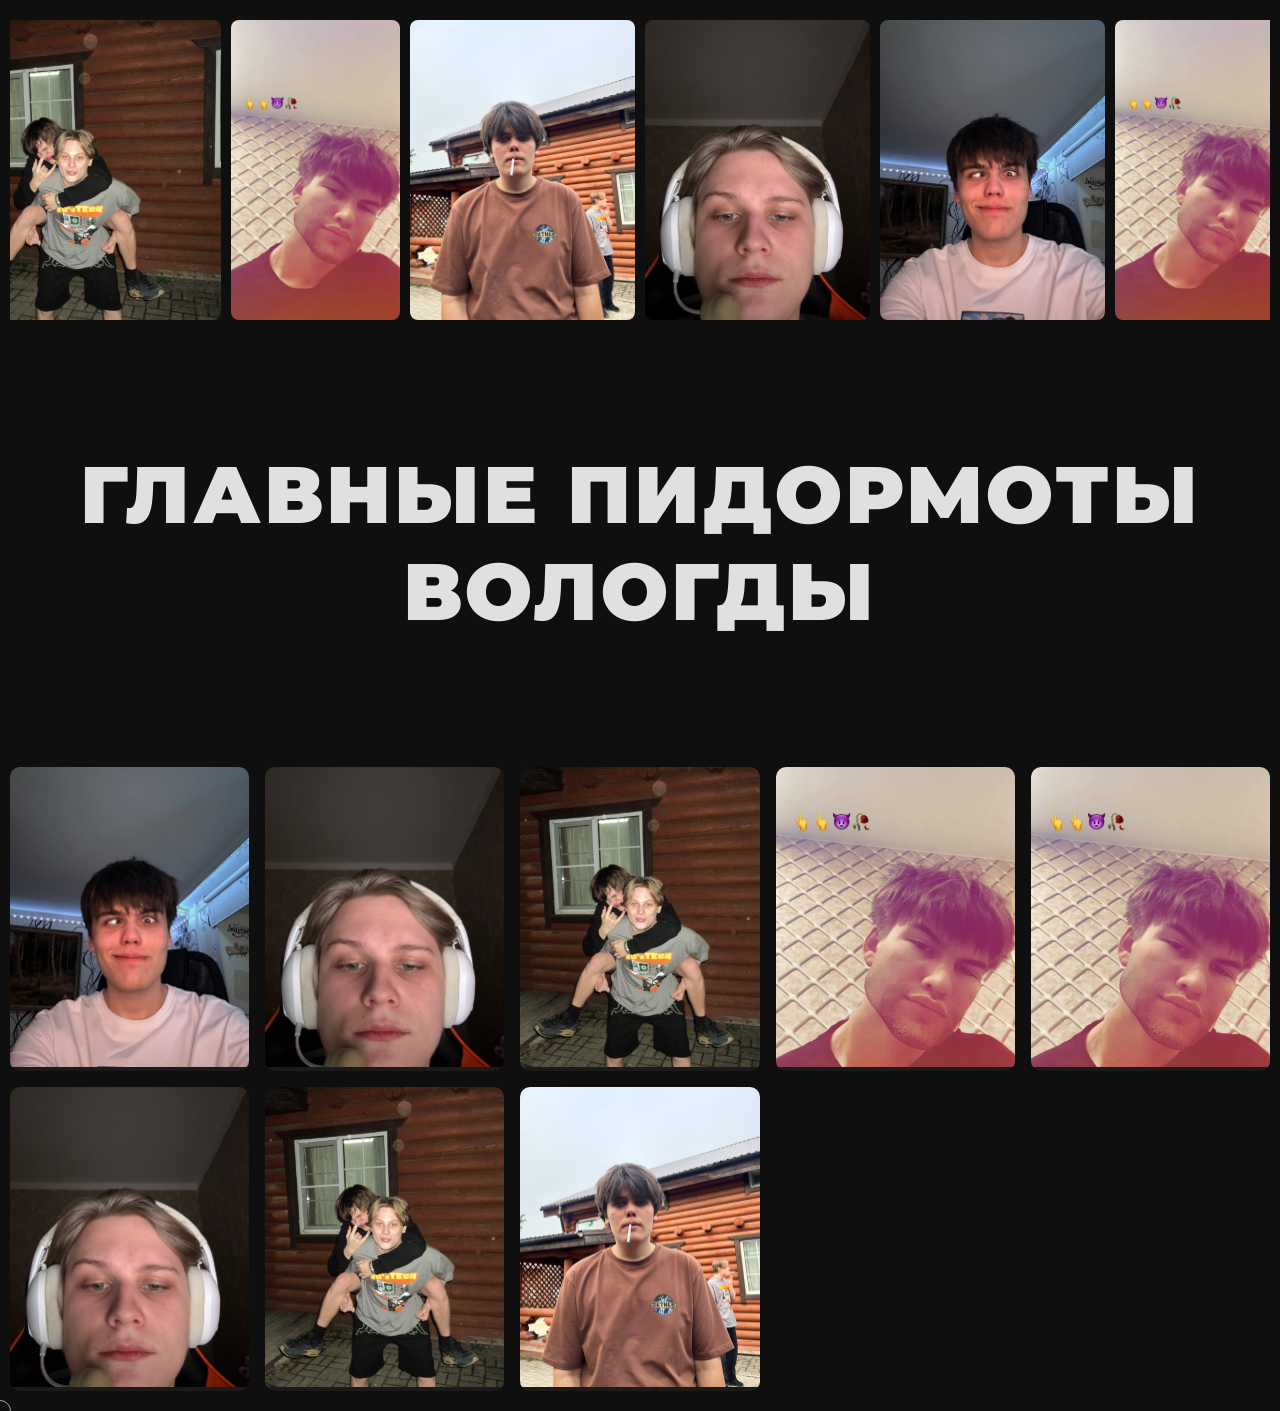
<file: index.html>
<!DOCTYPE html>
<html lang="ru">
<head>
  <meta charset="UTF-8">
  <meta name="viewport" content="width=device-width, initial-scale=1.0">
  <title>затоновскиепидармоты</title>
  <link rel="stylesheet" href="style.css">
  <link href="https://fonts.googleapis.com/css2?family=Montserrat:wght@400;700;900&display=swap" rel="stylesheet">
</head>
<body>

  <!-- Галерея -->
  <section class="gallery">
    <div class="gallery-container" id="gallery">
      <img src="3ba66eb5-116e-4ebb-95f7-132cc1cf7289.jpg">
      <img src="9eb12e71-97e9-4324-9d91-c1d13cbfeab0.jpg">
      <img src="99.jpg">
      <img src="bd9a0393-5e8d-4857-8714-2250595b0794.jpg">
      <img src="75154431-d641-498a-a54e-f5cd75e9a5d6.jpg">
      <img src="9eb12e71-97e9-4324-9d91-c1d13cbfeab0.jpg">
      <img src="3ba66eb5-116e-4ebb-95f7-132cc1cf7289.jpg">
      <img src="bd9a0393-5e8d-4857-8714-2250595b0794.jpg">
      <img src="75154431-d641-498a-a54e-f5cd75e9a5d6.jpg">
      <img src="99.jpg">
    </div>
  </section>

  <!-- Заголовок -->
  <section class="hero-title">
    <h1>ГЛАВНЫЕ ПИДОРМОТЫ ВОЛОГДЫ</h1>
  </section>

  <!-- Товары -->
  <section class="products-section">
    <div class="products-container">
      <div class="product-card"><img src="3ba66eb5-116e-4ebb-95f7-132cc1cf7289.jpg"></div>
      <div class="product-card"><img src="9eb12e71-97e9-4324-9d91-c1d13cbfeab0.jpg"></div>
      <div class="product-card"><img src="99.jpg"></div>
      <div class="product-card"><img src="bd9a0393-5e8d-4857-8714-2250595b0794.jpg"></div>
      <div class="product-card"><img src="bd9a0393-5e8d-4857-8714-2250595b0794.jpg"></div>
      <div class="product-card"><img src="9eb12e71-97e9-4324-9d91-c1d13cbfeab0.jpg"></div>
      <div class="product-card"><img src="99.jpg"></div>
      <div class="product-card"><img src="75154431-d641-498a-a54e-f5cd75e9a5d6.jpg"></div>
    </div>
  </section>

  <script src="script.js"></script>
</body>
</html>
</file>
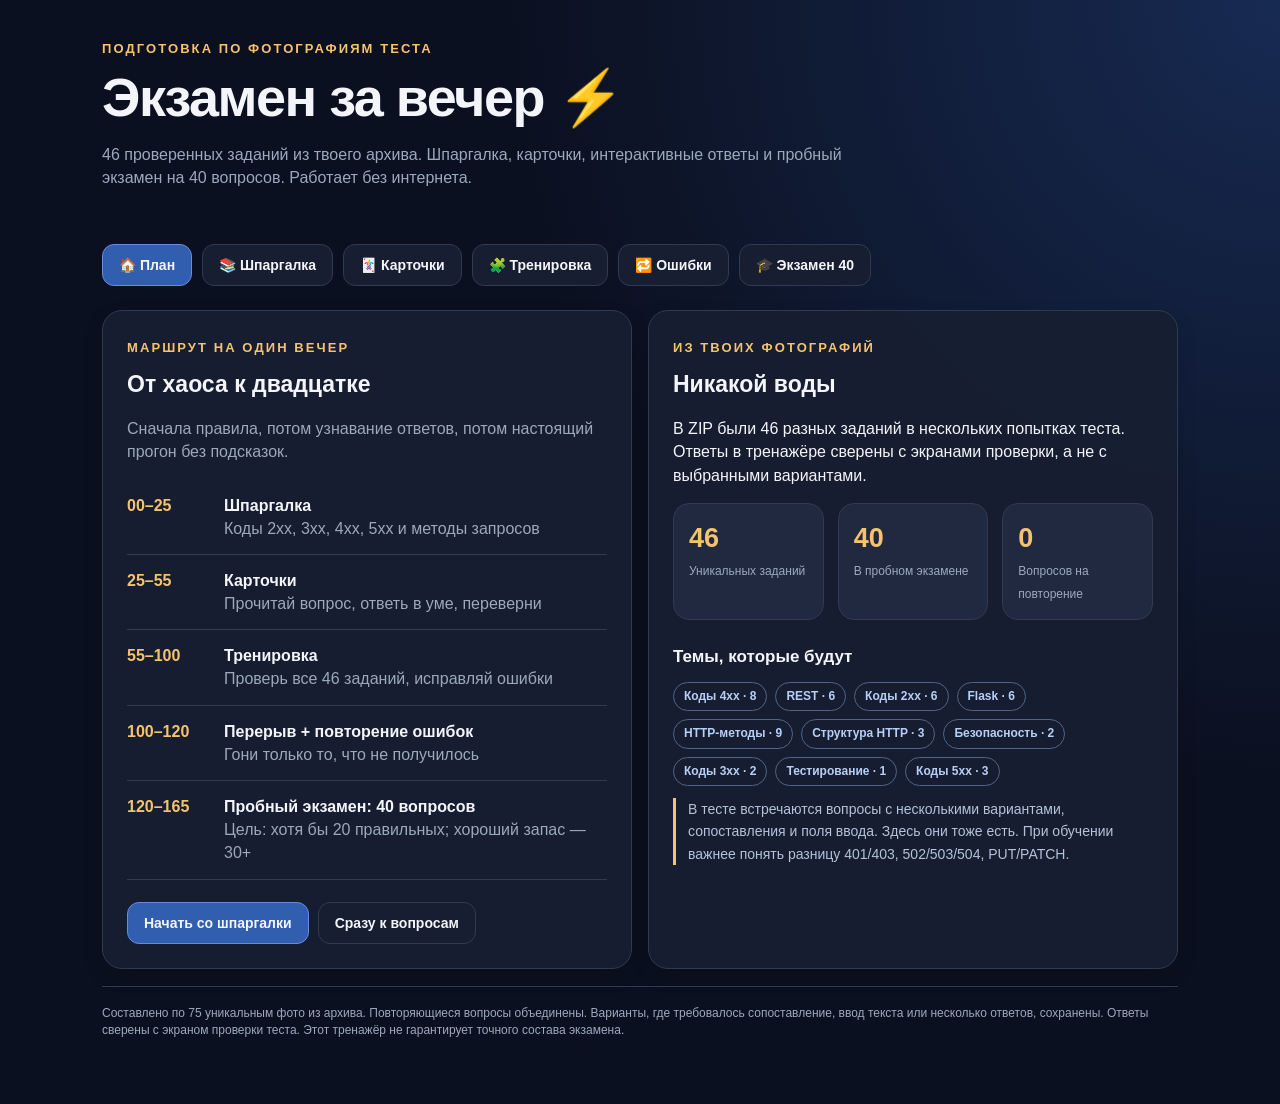
<file: exam-test-2026/index.html>
<!doctype html><html lang="ru"><head><meta charset="utf-8"><meta name="viewport" content="width=device-width, initial-scale=1"><meta name="theme-color" content="#0b1020"><title>Экзамен за вечер — HTTP, REST, Flask</title><style>
:root{color-scheme:dark;--bg:#0b1020;--card:#171e31;--card2:#202940;--txt:#f3f5fa;--muted:#9ca8bc;--line:#303a50;--blue:#7aa7ff;--gold:#f6c36d;--green:#64d7ad;--red:#ff8295}
*{box-sizing:border-box}body{margin:0;background:radial-gradient(circle at top right,#172a52,transparent 46%),var(--bg);color:var(--txt);font-family:Inter,-apple-system,BlinkMacSystemFont,'Segoe UI',Arial,sans-serif;line-height:1.45}
header{max-width:1120px;margin:auto;padding:40px 22px 18px}h1{font-size:clamp(30px,5vw,54px);line-height:1.1;letter-spacing:-1.5px;margin:9px 0 12px}h2{font-size:23px;margin:10px 0 12px}h3{margin:6px 0 12px;font-size:17px}.sub{max-width:780px;color:var(--muted);font-size:16px}.eyebrow{color:var(--gold);font-weight:800;font-size:13px;text-transform:uppercase;letter-spacing:.16em}.app{max-width:1120px;margin:0 auto;padding:0 22px 65px}.tabs{display:flex;gap:10px;flex-wrap:wrap;margin:20px 0 24px}.btn,.tab{border:1px solid var(--line);background:var(--card);color:var(--txt);font-weight:700;border-radius:12px;padding:12px 16px;cursor:pointer;font-size:14px}.btn:hover,.tab:hover{border-color:var(--blue)}.tab.active,.btn.primary{background:#315eae;border-color:#668ce2}.btn.good{background:#205845;border-color:#3da985}.btn:disabled{opacity:.42;cursor:not-allowed}.grid{display:grid;grid-template-columns:1fr 1fr;gap:16px}.panel{background:rgba(23,30,49,.94);border:1px solid var(--line);border-radius:20px;padding:24px;margin-bottom:17px;box-shadow:0 8px 20px #0002}.panel.soft{background:var(--card2)}.muted,.hint{color:var(--muted)}.tiny{font-size:12px}.num{font-feature-settings:'tnum'}.big{font-size:22px;font-weight:900}.stats{display:grid;grid-template-columns:repeat(3,1fr);gap:14px;margin-top:15px}.metric{background:var(--card2);border:1px solid var(--line);border-radius:16px;padding:15px}.metric strong{display:block;font-size:27px;color:var(--gold)}.metric span{font-size:12px;color:var(--muted)}.pill{display:inline-flex;align-items:center;padding:5px 10px;border:1px solid #4f6585;border-radius:50px;color:#b7cff5;font-size:12px;font-weight:700}.question{font-size:clamp(19px,2.4vw,25px);line-height:1.35;margin:14px 0 23px;font-weight:800}.answer{display:flex;gap:12px;align-items:flex-start;padding:12px 14px;border:1px solid var(--line);border-radius:13px;background:var(--card2);margin:9px 0;cursor:pointer}.answer:hover{border-color:#6b86b5}.answer:has(input:checked){background:#29486b;border-color:#81aaff}.answer input{accent-color:var(--blue);margin-top:4px;transform:scale(1.15)}.textbox{width:100%;max-width:690px;border:1px solid #556581;background:#10172a;border-radius:12px;padding:14px 16px;color:white;font:inherit}.selectrow{display:grid;grid-template-columns:minmax(90px,1fr) minmax(200px,2fr);gap:15px;align-items:center;border-bottom:1px solid #374158;padding:12px 0}.selectrow select{width:100%;padding:10px;background:#121b30;color:white;border:1px solid #5a6681;border-radius:9px}.actions{display:flex;gap:9px;flex-wrap:wrap;margin-top:22px}.feedback{border:1px solid #687992;background:#1b2a3d;border-radius:14px;padding:16px;margin-top:19px}.feedback.ok{border-color:#4b9d82;background:#183d35}.feedback.no{border-color:#9f596e;background:#3c2433}.result{font-weight:900;font-size:19px;margin-bottom:7px}.progress{height:9px;border-radius:30px;overflow:hidden;background:#27324b;margin:14px 0 4px}.progress>div{height:100%;background:linear-gradient(90deg,#6a8efb,#70d8c2);transition:width .2s}.tablewrap{overflow:auto}.study{border-collapse:collapse;width:100%;font-size:14px}.study th,.study td{border-bottom:1px solid var(--line);padding:11px 13px;text-align:left;vertical-align:top}.study th{color:#a9bfec}.study td:first-child{color:#f7d28c;font-weight:800;white-space:nowrap}.code{font-family:ui-monospace,Consolas,monospace;background:#10182c;padding:2px 6px;border-radius:6px;color:#b5dcff}.schedule{display:grid;grid-template-columns:84px 1fr;gap:13px;padding:14px 0;border-bottom:1px solid var(--line)}.clock{color:var(--gold);font-weight:900}.flashcard{min-height:230px;display:flex;flex-direction:column;justify-content:center;cursor:pointer;text-align:center}.flashcard .question{font-size:26px}.flashback{color:var(--green);font-size:20px;font-weight:800;white-space:pre-line}.listwrong{display:flex;gap:8px;flex-wrap:wrap}.wrongid{border:1px solid #6d4c5b;border-radius:8px;padding:5px 9px;color:#f7b4c1;background:#322338;font-size:12px}.notice{font-size:14px;line-height:1.6;color:#b4c2da;border-left:3px solid var(--gold);padding-left:12px;margin-top:12px}footer{border-top:1px solid var(--line);padding-top:18px;color:var(--muted);font-size:12px}#view{min-height:420px}button:focus-visible,input:focus-visible,select:focus-visible{outline:2px solid var(--gold);outline-offset:3px}
@media(max-width:700px){.grid{grid-template-columns:1fr}.stats{grid-template-columns:repeat(3,1fr)}.metric{padding:11px}.metric strong{font-size:22px}.panel{padding:17px}.selectrow{grid-template-columns:1fr}.tabs .tab{flex:1}.question{margin-top:10px}}

.answer{transition:background .15s,border-color .15s}
.answer.correct-answer{background:#123e32!important;border:2px solid #49df9b!important}
.answer.wrong-answer{background:#4a202d!important;border:2px solid #ff738b!important}
.answer.correct-answer::after{content:"✓ ПРАВИЛЬНО";color:#74efb5;font-size:12px;font-weight:900;margin-left:auto}
.answer.wrong-answer::after{content:"✕ ОШИБКА";color:#ff91a4;font-size:12px;font-weight:900;margin-left:auto}
.feedback.ok{border:1px solid #49df9b!important;background:#123e32!important}
.feedback.no{border:1px solid #ff738b!important;background:#43202c!important}
#nextBtn{min-width:190px}
@media(max-width:600px){.answer{padding:15px 12px}.answer::after{font-size:10px!important}.question{font-size:21px!important}}
</style></head><body><header><div class="eyebrow">Подготовка по фотографиям теста</div><h1>Экзамен за вечер <span style="color:#91baff">⚡</span></h1><p class="sub">46 проверенных заданий из твоего архива. Шпаргалка, карточки, интерактивные ответы и пробный экзамен на 40 вопросов. Работает без интернета.</p></header><main class="app"><nav class="tabs" aria-label="Разделы"><button class="tab active" data-mode="home">🏠 План</button><button class="tab" data-mode="sheet">📚 Шпаргалка</button><button class="tab" data-mode="cards">🃏 Карточки</button><button class="tab" data-mode="practice">🧩 Тренировка</button><button class="tab" data-mode="mistakes">🔁 Ошибки</button><button class="tab" data-mode="exam">🎓 Экзамен 40</button></nav><div id="view"></div><footer>Составлено по 75 уникальным фото из архива. Повторяющиеся вопросы объединены. Варианты, где требовалось сопоставление, ввод текста или несколько ответов, сохранены. Ответы сверены с экраном проверки теста. Этот тренажёр не гарантирует точного состава экзамена.</footer></main><script>
const DB=[{"id":1,"cat":"Коды 4xx","q":"Какой код возвращается при попытке создать ресурс с уже существующим уникальным полем (например, email)?","options":["400 Bad Request","404 Not Found","409 Conflict","422 Unprocessable Entity"],"answer":"409 Conflict","why":"409 = конфликт с текущим состоянием ресурса, например уже занятый email.","type":"single","aliases":[],"priority":true,"source":"4071"},{"id":2,"cat":"REST","q":"REST является архитектурным стилем, а не протоколом передачи данных.","options":["Верно","Неверно"],"answer":"Верно","why":"REST = способ организовывать API, а не отдельный сетевой протокол.","type":"single","aliases":[],"priority":true,"source":"4072"},{"id":3,"cat":"REST","q":"Как называется конкретный URL, по которому клиент обращается к серверу для выполнения операции над ресурсом? (одно слово)","options":[],"answer":"эндпоинт","why":"Endpoint (эндпоинт) = конкретная точка входа в API.","type":"text","aliases":["endpoint","эндпоинт"],"priority":true,"source":"4087"},{"id":4,"cat":"Коды 2xx","q":"Соотнесите код состояния с описанием:","options":["204","200","202","201"],"answer":{"204":"Успех без содержимого","200":"Успешный запрос с данными","202":"Запрос принят, обработка ещё не завершена","201":"Ресурс создан"},"why":"Запоминалка: 200 OK, 201 Created, 202 Accepted, 204 No Content.","type":"match","aliases":[],"priority":true,"source":"4088"},{"id":5,"cat":"Flask","q":"Как вернуть пустой ответ с кодом 204 во Flask?","options":["return None, 204","return '', 204","return 204","return empty(), 204"],"answer":"return '', 204","why":"В тесте показан вариант с пустой строкой и кодом HTTP: return \"\", 204.","type":"single","aliases":[],"priority":true,"source":"4091"},{"id":6,"cat":"REST","q":"Принцип Statelessness в REST означает, что сервер хранит информацию о предыдущих запросах клиента.","options":["Верно","Неверно"],"answer":"Неверно","why":"Stateless: каждый запрос содержит нужный контекст; сервер не обязан хранить состояние сессии.","type":"single","aliases":[],"priority":true,"source":"4091"},{"id":7,"cat":"HTTP-методы","q":"Какие HTTP-методы могут изменять данные на сервере? (выберите все)","options":["GET","POST","PUT","DELETE"],"answer":["POST","PUT","DELETE"],"why":"GET предназначен для чтения; POST, PUT, DELETE могут менять ресурс.","type":"multi","aliases":[],"priority":true,"source":"4092"},{"id":8,"cat":"Структура HTTP","q":"В какой части HTTP-ответа находится информация о типе содержимого Content-Type? (одно слово)","options":[],"answer":"заголовки","why":"Content-Type относится к HTTP Headers (заголовкам).","type":"text","aliases":["headers","header","заголовках"],"priority":true,"source":"4088"},{"id":9,"cat":"Безопасность","q":"Что должен содержать ответ сервера при коде 500 в продакшене?","options":["Полный stack trace для отладки","Только общее сообщение об ошибке без деталей","Код исходника с ошибкой","Путь к файлу с ошибкой"],"answer":"Только общее сообщение об ошибке без деталей","why":"Трассировка может раскрыть внутреннее устройство приложения.","type":"single","aliases":[],"priority":true,"source":"4087"},{"id":10,"cat":"HTTP-методы","q":"HTTP-метод GET является безопасным, так как не изменяет данные на сервере.","options":["Верно","Неверно"],"answer":"Верно","why":"GET безопасный и идемпотентный метод.","type":"single","aliases":[],"priority":true,"source":"4081"},{"id":11,"cat":"HTTP-методы","q":"Какие из следующих HTTP-методов являются идемпотентными? (выберите все)","options":["GET","PUT","POST","DELETE"],"answer":["GET","PUT","DELETE"],"why":"Повторное выполнение не должно менять конечное состояние по сравнению с одним; POST обычно исключение.","type":"multi","aliases":[],"priority":true,"source":"4091"},{"id":12,"cat":"Коды 2xx","q":"Что означает код 202 Accepted?","options":["Запрос успешно обработан и завершён","Запрос принят, но обработка ещё не завершена","Запрос отклонён","Ресурс создан"],"answer":"Запрос принят, но обработка ещё не завершена","why":"202 = принято в работу, итог ещё не готов.","type":"single","aliases":[],"priority":true,"source":"4081"},{"id":13,"cat":"HTTP-методы","q":"Какой HTTP-метод предназначен для частичного обновления ресурса? (заглавными буквами)","options":[],"answer":"PATCH","why":"PATCH обновляет отдельные поля; PUT обычно заменяет представление ресурса целиком.","type":"text","aliases":[],"priority":true,"source":"4084"},{"id":14,"cat":"Коды 3xx","q":"Какой код состояния HTTP означает постоянное перенаправление ресурса? (только число)","options":[],"answer":"301","why":"301 Moved Permanently.","type":"text","aliases":[],"priority":true,"source":"4105"},{"id":15,"cat":"Коды 4xx","q":"Какой код возвращается, если клиент отправил невалидный JSON?","options":["401 Unauthorized","400 Bad Request","404 Not Found","500 Internal Server Error"],"answer":"400 Bad Request","why":"По ответам теста: невалидный JSON = 400 Bad Request.","type":"single","aliases":[],"priority":true,"source":"4086"},{"id":16,"cat":"HTTP-методы","q":"HTTP-метод POST является идемпотентным, так как повторный вызов создаёт только один ресурс.","options":["Верно","Неверно"],"answer":"Неверно","why":"POST обычно НЕ идемпотентен: повторный вызов может создать ещё один объект.","type":"single","aliases":[],"priority":true,"source":"4121"},{"id":17,"cat":"Коды 2xx","q":"Какой код наиболее подходит для успешного DELETE-запроса без возврата данных?","options":["200 OK с телом","201 Created","204 No Content","202 Accepted"],"answer":"204 No Content","why":"Успешное удаление без тела ответа: 204.","type":"single","aliases":[],"priority":true,"source":"4102"},{"id":18,"cat":"HTTP-методы","q":"Как называется свойство HTTP-метода, при котором повторный такой же запрос даёт тот же результат с точки зрения состояния ресурса? (одно слово)","options":[],"answer":"идемпотентность","why":"GET, PUT, DELETE идемпотентны, POST обычно нет.","type":"text","aliases":[],"priority":true,"source":"4098"},{"id":19,"cat":"Flask","q":"Какие способы получения JSON-данных из запроса во Flask корректны?","options":["request.data","request.json","request.get_json()","request.body"],"answer":["request.json","request.get_json()"],"why":"Оба способа есть во Flask; request.body — не стандартное свойство.","type":"multi","aliases":[],"priority":true,"source":"4098"},{"id":20,"cat":"Тестирование","q":"Какой тип тестирования проверяет возврат кодов 4xx при невалидных данных?","options":["Позитивное тестирование","Негативное тестирование","Нагрузочное тестирование","Интеграционное тестирование"],"answer":"Негативное тестирование","why":"Негативное тестирование проверяет реакции на ошибки и недопустимые данные.","type":"single","aliases":[],"priority":false,"source":"4101"},{"id":21,"cat":"Коды 4xx","q":"Какой код HTTP возвращается при превышении лимита запросов (Rate Limiting)? (только число)","options":[],"answer":"429","why":"429 Too Many Requests.","type":"text","aliases":[],"priority":true,"source":"4100"},{"id":22,"cat":"Коды 5xx","q":"Соотнесите коды 5xx с их значением:","options":["503","502","504","500"],"answer":{"503":"Сервер временно недоступен","502":"Невалидный ответ от вышестоящего сервера","504":"Тайм-аут на шлюзе","500":"Внутренняя ошибка сервера"},"why":"503 = временно недоступен; 502 = плохой ответ шлюза; 504 = тайм-аут; 500 = серверная ошибка.","type":"match","aliases":[],"priority":true,"source":"4103"},{"id":23,"cat":"Коды 4xx","q":"Код 401 Unauthorized означает, что клиент не прошёл аутентификацию (не представился).","options":["Верно","Неверно"],"answer":"Верно","why":"401 — не аутентифицирован; 403 — аутентифицирован, но прав недостаточно.","type":"single","aliases":[],"priority":true,"source":"4109"},{"id":24,"cat":"REST","q":"Какой URL является правильным примером RESTful-эндпоинта?","options":["/get_user.php?id=5","/api/users/5","/user?action=get&number=5","/service/user/5/get"],"answer":"/api/users/5","why":"Используй существительные, множественное число и иерархию ресурсов.","type":"single","aliases":[],"priority":true,"source":"4108"},{"id":25,"cat":"REST","q":"В REST API данные в теле ответа чаще всего передаются в формате JSON.","options":["Верно","Неверно"],"answer":"Верно","why":"В тесте правильный ответ «Верно»: JSON — распространённый формат в REST API.","type":"single","aliases":[],"priority":false,"source":"4105"},{"id":26,"cat":"Коды 3xx","q":"Для чего используется код 304 Not Modified?","options":["Для создания кэша","Для экономии трафика при кэшировании","Для перенаправления на новый URL","Для обозначения ошибки"],"answer":"Для экономии трафика при кэшировании","why":"Ресурс не изменился, полное тело можно не пересылать.","type":"single","aliases":[],"priority":true,"source":"4106"},{"id":27,"cat":"HTTP-методы","q":"Если отправить DELETE /api/users/5 пять раз, сколько раз будет удалён пользователь?","options":["5 раз","1 раз (первый запрос удалит, остальные вернут 404)","0 раз","Зависит от реализации"],"answer":"1 раз (первый запрос удалит, остальные вернут 404)","why":"Так описывает проверка теста: состояние после повтора такое же, но статусы могут отличаться.","type":"single","aliases":[],"priority":true,"source":"4107"},{"id":28,"cat":"Flask","q":"Какая функция Flask используется для вызова стандартной HTTP-ошибки? (только название функции)","options":[],"answer":"abort","why":"Например: abort(404).","type":"text","aliases":[],"priority":true,"source":"4110"},{"id":29,"cat":"Коды 5xx","q":"Какой код HTTP означает, что сервер временно недоступен? (только число)","options":[],"answer":"503","why":"503 Service Unavailable; не путай с 504 Gateway Timeout.","type":"text","aliases":[],"priority":true,"source":"4111"},{"id":30,"cat":"Структура HTTP","q":"Из каких частей состоит HTTP-ответ? (выберите все)","options":["Status Line","Headers","Body","Footer"],"answer":["Status Line","Headers","Body"],"why":"Строка статуса, заголовки и тело (тело бывает пустым).","type":"multi","aliases":[],"priority":true,"source":"4113"},{"id":31,"cat":"Безопасность","q":"В продакшене при коде 500 в теле ответа должен содержаться полный stack trace для отладки.","options":["Верно","Неверно"],"answer":"Неверно","why":"Для пользователя только безопасная общая ошибка; stack trace хранится в логах.","type":"single","aliases":[],"priority":true,"source":"4112"},{"id":32,"cat":"Flask","q":"Какой метод Flask-приложения используется для тестирования API без запуска сервера? (название метода)","options":[],"answer":"test_client","why":"Вызов app.test_client() создаёт тестовый клиент.","type":"text","aliases":["test_client()","app.test_client()","app.test_client"],"priority":true,"source":"4114"},{"id":33,"cat":"Структура HTTP","q":"Что содержит Status Line HTTP-ответа?","options":["Только код состояния","Версию HTTP, код состояния и текстовое описание","Только текстовое описание ошибки","Заголовки и тело"],"answer":"Версию HTTP, код состояния и текстовое описание","why":"Пример: HTTP/1.1 200 OK.","type":"single","aliases":[],"priority":true,"source":"4116"},{"id":34,"cat":"Коды 5xx","q":"Какой код возвращается, если шлюз получил невалидный ответ от вышестоящего сервера?","options":["500 Internal Server Error","502 Bad Gateway","503 Service Unavailable","504 Gateway Timeout"],"answer":"502 Bad Gateway","why":"502 Bad Gateway — неправильный ответ upstream.","type":"single","aliases":[],"priority":true,"source":"4117"},{"id":35,"cat":"Flask","q":"Какой декоратор Flask используется для обработки ошибок определённого кода? (полное название начиная с @)","options":[],"answer":"@app.errorhandler","why":"Пример: @app.errorhandler(404).","type":"text","aliases":["@app.errorhandler()"],"priority":true,"source":"4118"},{"id":36,"cat":"REST","q":"Что означает аббревиатура REST?","options":["Remote Execution Service Transfer","Representational State Transfer","Reliable Server Technology","Resource Exchange Standard Template"],"answer":"Representational State Transfer","why":"REST = Representational State Transfer.","type":"single","aliases":[],"priority":true,"source":"4119"},{"id":37,"cat":"Коды 4xx","q":"Какой код состояния HTTP возвращается, если запрашиваемый ресурс не существует? (только число)","options":[],"answer":"404","why":"404 Not Found.","type":"text","aliases":[],"priority":true,"source":"4120"},{"id":38,"cat":"Flask","q":"Как во Flask вернуть код 404 вместе с JSON-сообщением?","options":["return 404, {'error': 'Not found'}","return jsonify({'error': 'Not found'}), 404","return {'error': 'Not found'}, status=404","abort(404, {'error': 'Not found'})"],"answer":"return jsonify({'error': 'Not found'}), 404","why":"Вариант из теста: return jsonify({...}), 404.","type":"single","aliases":[],"priority":true,"source":"4121"},{"id":39,"cat":"Коды 2xx","q":"При успешном GET-запросе с данными сервер возвращает код 200 OK.","options":["Верно","Неверно"],"answer":"Верно","why":"200 OK — стандартный успешный ответ GET.","type":"single","aliases":[],"priority":true,"source":"4123"},{"id":40,"cat":"Коды 4xx","q":"В чём разница между кодами 400 и 422?","options":["400 — синтаксическая ошибка, 422 — семантическая (бизнес-логика)","400 — ошибка сервера, 422 — ошибка клиента","400 — временная ошибка, 422 — постоянная","Разницы нет"],"answer":"400 — синтаксическая ошибка, 422 — семантическая (бизнес-логика)","why":"Так сформулировано в проверке: 400 — синтаксис, 422 — смысл/валидация.","type":"single","aliases":[],"priority":true,"source":"4124"},{"id":41,"cat":"Коды 4xx","q":"Какие из следующих кодов относятся к ошибкам клиента (4xx)?","options":["400 Bad Request","404 Not Found","500 Internal Server Error","422 Unprocessable Entity"],"answer":["400 Bad Request","404 Not Found","422 Unprocessable Entity"],"why":"Все коды 4xx относятся к ошибкам клиента, 5xx — сервера.","type":"multi","aliases":[],"priority":true,"source":"4125"},{"id":42,"cat":"HTTP-методы","q":"Какой HTTP-метод используется для создания нового ресурса?","options":["GET","POST","PUT","PATCH"],"answer":"POST","why":"В тесте создание нового ресурса связывается с POST.","type":"single","aliases":[],"priority":true,"source":"4126"},{"id":43,"cat":"Коды 2xx","q":"Какой код состояния означает успешное создание ресурса? (только число)","options":[],"answer":"201","why":"201 Created.","type":"text","aliases":[],"priority":true,"source":"4127"},{"id":44,"cat":"Коды 4xx","q":"Соотнесите коды 4xx с описаниями:","options":["403 Forbidden","405 Method Not Allowed","404 Not Found","401 Unauthorized"],"answer":{"403 Forbidden":"Аутентификация пройдена, но нет прав","405 Method Not Allowed":"Метод не поддерживается","404 Not Found":"Ресурс не найден","401 Unauthorized":"Клиент не прошёл аутентификацию"},"why":"401 ≠ 403. 401 — не вошёл, 403 — вошёл, но доступ запрещён.","type":"match","aliases":[],"priority":true,"source":"4129"},{"id":45,"cat":"HTTP-методы","q":"Соотнесите HTTP-методы с их назначением:","options":["POST","GET","DELETE","PUT"],"answer":{"POST":"Создать новый ресурс","GET":"Получить ресурс","DELETE":"Удалить ресурс","PUT":"Полностью заменить ресурс"},"why":"PATCH — частично обновить, а PUT — полностью заменить.","type":"match","aliases":[],"priority":true,"source":"4133"},{"id":46,"cat":"Коды 2xx","q":"HTTP-ответ может иметь пустое тело, например при коде 204 No Content.","options":["Верно","Неверно"],"answer":"Верно","why":"204 No Content — тело ответа отсутствует.","type":"single","aliases":[],"priority":true,"source":"4115"}];
const $=(s)=>document.querySelector(s);
const esc=(v)=>String(v).replace(/[&<>"']/g,ch=>({'&':'&amp;','<':'&lt;','>':'&gt;','"':'&quot;',"'":'&#39;'}[ch]));
const shuffle=(arr)=>arr.map(x=>[Math.random(),x]).sort((a,b)=>a[0]-b[0]).map(x=>x[1]);
const norm=(s)=>String(s??'').trim().toLowerCase().replace(/ё/g,'е').replace(/\s+/g,' ').replace(/\s*\(\s*\)/g,'()');
let wrong=new Set(); try{wrong=new Set(JSON.parse(localStorage.getItem('exam_wrong_ids')||'[]'))}catch(e){}
const save=()=>{try{localStorage.setItem('exam_wrong_ids',JSON.stringify([...wrong]))}catch(e){}};
let mode='home',session=[],idx=0,answered=false,selected=null,score=0,showBack=false,start=0,sessionAnswers=[],examDone=false;
function countStats(){return `<div class="stats"><div class="metric"><strong>${DB.length}</strong><span>Уникальных заданий</span></div><div class="metric"><strong>40</strong><span>В пробном экзамене</span></div><div class="metric"><strong>${wrong.size}</strong><span>Вопросов на повторение</span></div></div>`}
function setTab(m){mode=m;document.querySelectorAll('.tab').forEach(b=>b.classList.toggle('active',b.dataset.mode===m)); if(m==='home')home();else if(m==='sheet')sheet();else if(m==='cards')startCards();else if(m==='practice')startQuiz('practice');else if(m==='exam')startQuiz('exam');else if(m==='mistakes')startQuiz('mistakes')}
function home(){const cats=[...new Set(DB.map(q=>q.cat))]; $('#view').innerHTML=`<div class="grid"><section class="panel"><span class="eyebrow">Маршрут на один вечер</span><h2>От хаоса к двадцатке</h2><p class="muted">Сначала правила, потом узнавание ответов, потом настоящий прогон без подсказок.</p><div class="schedule"><div class="clock">00–25</div><div><b>Шпаргалка</b><div class="hint">Коды 2xx, 3xx, 4xx, 5xx и методы запросов</div></div></div><div class="schedule"><div class="clock">25–55</div><div><b>Карточки</b><div class="hint">Прочитай вопрос, ответь в уме, переверни</div></div></div><div class="schedule"><div class="clock">55–100</div><div><b>Тренировка</b><div class="hint">Проверь все ${DB.length} заданий, исправляй ошибки</div></div></div><div class="schedule"><div class="clock">100–120</div><div><b>Перерыв + повторение ошибок</b><div class="hint">Гони только то, что не получилось</div></div></div><div class="schedule"><div class="clock">120–165</div><div><b>Пробный экзамен: 40 вопросов</b><div class="hint">Цель: хотя бы 20 правильных; хороший запас — 30+</div></div></div><div class="actions"><button class="btn primary" onclick="setTab('sheet')">Начать со шпаргалки</button><button class="btn" onclick="setTab('practice')">Сразу к вопросам</button></div></section><section class="panel"><span class="eyebrow">Из твоих фотографий</span><h2>Никакой воды</h2><p>В ZIP были ${DB.length} разных заданий в нескольких попытках теста. Ответы в тренажёре сверены с экранами проверки, а не с выбранными вариантами.</p>${countStats()}<h3 style="margin-top:25px">Темы, которые будут</h3><div style="display:flex;gap:8px;flex-wrap:wrap">${cats.map(c=>`<span class="pill">${esc(c)} · ${DB.filter(x=>x.cat===c).length}</span>`).join('')}</div><p class="notice">В тесте встречаются вопросы с несколькими вариантами, сопоставления и поля ввода. Здесь они тоже есть. При обучении важнее понять разницу 401/403, 502/503/504, PUT/PATCH.</p></section></div>`}
function sheet(){let groups=[['HTTP: коды 2xx и 3xx',[['200','OK: успешный GET'],['201','Created: новый ресурс создан'],['202','Accepted: принято, обработка не завершена'],['204','No Content: успех, тела нет'],['301','Moved Permanently: постоянный редирект'],['304','Not Modified: кэш, экономия трафика']]],['HTTP: ошибки 4xx',[['400','Bad Request: неправильный запрос / сломан JSON'],['401','Unauthorized: не прошёл аутентификацию'],['403','Forbidden: вход есть, прав нет'],['404','Not Found: ресурс отсутствует'],['405','Method Not Allowed: метод не разрешён'],['409','Conflict: email уже существует'],['422','Unprocessable Entity: синтаксис норм, бизнес-валидация нет'],['429','Too Many Requests: превышен лимит запросов']]],['HTTP: ошибки 5xx',[['500','Internal Server Error: общая внутренняя ошибка'],['502','Bad Gateway: шлюз получил некорректный ответ'],['503','Service Unavailable: временно недоступен'],['504','Gateway Timeout: шлюз не дождался ответа']]],['Методы и свойства',[['GET','Читает; безопасный; идемпотентный'],['POST','Создаёт; обычно НЕ идемпотентный'],['PUT','Полностью заменяет; идемпотентный'],['PATCH','Частично обновляет'],['DELETE','Удаляет; идемпотентный']]]];$('#view').innerHTML=`<div class="panel"><span class="eyebrow">Шпаргалка</span><h2>Зубрёжка, которая реально пригодится</h2><p class="muted">Самые частые ловушки из архива выделены короткими формулировками.</p></div><div class="grid">${groups.map(([title,rows])=>`<section class="panel"><h3>${title}</h3><div class="tablewrap"><table class="study">${rows.map(([k,v])=>`<tr><td>${esc(k)}</td><td>${esc(v)}</td></tr>`).join('')}</table></div></section>`).join('')}</div><div class="grid"><div class="panel"><h3>REST без мучений</h3><p><b>REST</b> = Representational State Transfer, архитектурный стиль, а не протокол.</p><p><b>Endpoint</b> = эндпоинт, адрес операции в API. Хороший путь: <span class="code">/api/users/5</span>.</p><p><b>Stateless</b> = каждый запрос независим, сервер не обязан помнить прошлые запросы.</p><p><b>HTTP-ответ</b> = Status Line + Headers + Body. Заголовок <span class="code">Content-Type</span> в Headers, а Status Line содержит версию, код, текст.</p></div><div class="panel"><h3>Flask: 6 строк, за которые дадут баллы</h3><p><span class="code">request.json</span> и <span class="code">request.get_json()</span> — получить JSON.</p><p><span class="code">return '', 204</span> — пустой ответ.</p><p><span class="code">abort(404)</span> — вернуть HTTP-ошибку.</p><p><span class="code">@app.errorhandler</span> — обработчик ошибок.</p><p><span class="code">app.test_client()</span> — API-тест без запуска сервера.</p><p><span class="code">return jsonify({'error':'Not found'}), 404</span> — JSON + HTTP-статус.</p></div></div><div class="panel"><h3>Пять ловушек 🪤</h3><p>1. <b>204</b> — успешный запрос, но не «создано»: создание это <b>201</b>.</p><p>2. <b>202</b> — обработка ещё идёт. <b>200</b> — уже успех.</p><p>3. <b>401</b> — не представился. <b>403</b> — представился, но не пускают.</p><p>4. <b>502</b> — плохой ответ шлюза, <b>503</b> — временно недоступен, <b>504</b> — шлюз не дождался.</p><p>5. <b>400</b> — ошибка формата/синтаксиса, <b>422</b> — данные понятны, но не проходят проверку.</p><div class="actions"><button class="btn primary" onclick="setTab('cards')">Проверить память карточками</button><button class="btn" onclick="setTab('practice')">Решать задания</button></div></div>`}
function startCards(){session=shuffle(DB);idx=0;showBack=false;renderCard()}
function correctString(q){if(q.type==='match')return Object.entries(q.answer).map(([a,b])=>`${a} → ${b}`).join('\n');if(q.type==='multi')return q.answer.join(', ');return q.answer}
function renderCard(){if(idx>=session.length){$('#view').innerHTML='<div class="panel"><h2>Карточки пройдены 🎯</h2><p>Переходи к тренировке. Теперь не просто узнавай, а выбирай ответы сам.</p><button class="btn primary" onclick="setTab(\'practice\')">Тренировка</button></div>';return}
let q=session[idx];$('#view').innerHTML=`<div class="panel"><span class="pill">Карточка ${idx+1} из ${session.length} · ${esc(q.cat)}</span><div class="progress"><div style="width:${100*(idx+1)/session.length}%"></div></div><div class="panel soft flashcard" onclick="flipCard()" role="button" tabindex="0" onkeydown="if(event.key==='Enter')flipCard()"><div class="hint">${showBack?'Правильный ответ':'Попробуй ответить в уме'}</div>${showBack?`<div class="flashback">${esc(correctString(q))}</div><p class="hint">${esc(q.why)}</p>`:`<div class="question">${esc(q.q)}</div>`}<div class="tiny muted">Нажми, чтобы перевернуть</div></div><div class="actions"><button class="btn" onclick="flipCard()">${showBack?'Скрыть ответ':'Показать ответ'}</button><button class="btn primary" onclick="nextCard()">Следующая →</button></div></div>`}
function flipCard(){showBack=!showBack;renderCard()}
function nextCard(){idx++;showBack=false;renderCard()}
function startQuiz(kind){mode=kind;let pool=kind==='mistakes'?DB.filter(q=>wrong.has(q.id)):DB; if(!pool.length){$('#view').innerHTML='<div class="panel"><h2>Ошибок пока нет</h2><p class="hint">Пройди тренировку, и сюда попадут задания, которые не получились.</p><button class="btn primary" onclick="setTab(\'practice\')">Начать тренировку</button></div>';return}session=shuffle(pool).slice(0,kind==='exam'?40:pool.length).map(q=>({...q,options:q.type==='single'||q.type==='multi'?shuffle(q.options):q.options}));idx=0;score=0;answered=false;selected=null;start=Date.now();sessionAnswers=[];examDone=false;renderQuestion()}
function renderQuestion(){if(idx>=session.length){finishQuiz();return};answered=false;let q=session[idx],n=idx+1;let input='';if(q.type==='single'||q.type==='multi'){let tp=q.type==='multi'?'checkbox':'radio';input=q.options.map((o,i)=>`<label class="answer"><input type="${tp}" name="answer" value="${esc(o)}" ${answered?'disabled':''}><span>${esc(o)}</span></label>`).join('');if(q.type==='multi')input='<div class="muted tiny">Можно выбрать несколько ответов.</div>'+input}
else if(q.type==='text'){input=`<input class="textbox" id="freeText" type="text" autocomplete="off" placeholder="Введи ответ" ${answered?'disabled':''} onkeydown="if(event.key==='Enter'){event.preventDefault(); submitAnswer()}"/>`}
else if(q.type==='match'){let opts=shuffle(Object.values(q.answer));input=Object.keys(q.answer).map((key,i)=>`<div class="selectrow"><b>${esc(key)}</b><select class="matchval" data-key="${esc(key)}" ${answered?'disabled':''}><option value="">Выбери описание</option>${opts.map(o=>`<option value="${esc(o)}">${esc(o)}</option>`).join('')}</select></div>`).join('')}
$('#view').innerHTML=`<section class="panel"><div style="display:flex;justify-content:space-between;gap:12px;align-items:center;flex-wrap:wrap"><span class="pill">${mode==='exam'?'Пробный экзамен':mode==='mistakes'?'Работа над ошибками':'Тренировка'} · ${esc(q.cat)}</span><span class="tiny muted">Вопрос ${n} из ${session.length} ${'· проверка сразу'}</span></div><div class="progress"><div style="width:${100*n/session.length}%"></div></div><h2 class="question">${esc(q.q)}</h2><div id="inputs">${input}</div><div id="feedback"></div><div class="actions"><button class="btn primary" id="checkBtn" onclick="submitAnswer()">${'Проверить ответ'}</button><button class="btn" id="nextBtn" style="display:none" onclick="advance()">${idx===session.length-1?'Завершить':'Следующий вопрос →'}</button></div><div class="tiny muted" style="margin-top:15px">Для текстовых ответов не важны регистр и лишние пробелы.</div></section>`;answered=false;}
function getInput(q){if(q.type==='text')return ($('#freeText')?.value||'').trim();if(q.type==='match'){let out={};document.querySelectorAll('.matchval').forEach(el=>out[el.dataset.key]=el.value);return out;}let found=[...document.querySelectorAll('#inputs input:checked')].map(x=>x.value);return q.type==='multi'?found:(found[0]||'')}
function isRight(q,a){if(q.type==='match')return Object.keys(q.answer).every(k=>a[k]===q.answer[k]);if(q.type==='multi')return Array.isArray(a)&&a.length===q.answer.length&&a.every(x=>q.answer.includes(x));if(q.type==='text')return [q.answer,...q.aliases].some(s=>norm(a)===norm(s));return a===q.answer}
function submitAnswer(){
 if(answered)return;
 const q=session[idx],given=getInput(q);
 if(!given||(typeof given==='object'&&Object.values(given).some(x=>!x))){alert('Сначала выбери или введи ответ.');return}
 const right=isRight(q,given);
 sessionAnswers.push({q,given,right});
 if(right){score++;wrong.delete(q.id)}else wrong.add(q.id);
 save();answered=true;
 document.querySelectorAll('#inputs input,#inputs select').forEach(el=>el.disabled=true);
 if(q.type==='single'||q.type==='multi'){
   document.querySelectorAll('#inputs .answer').forEach(label=>{
     const input=label.querySelector('input');
     const correct=q.type==='multi'?q.answer.includes(input.value):q.answer===input.value;
     if(correct)label.classList.add('correct-answer');
     else if(input.checked)label.classList.add('wrong-answer');
   });
 }
 if(q.type==='match'){
   document.querySelectorAll('.matchval').forEach(el=>{
     el.style.border='2px solid '+(el.value===q.answer[el.dataset.key]?'#49df9b':'#ff738b');
   });
 }
 if(q.type==='text'){
   $('#freeText').style.border='2px solid '+(right?'#49df9b':'#ff738b');
 }
 $('#checkBtn').style.display='none';
 $('#nextBtn').style.display='inline-block';
 $('#feedback').innerHTML=`<div class="feedback ${right?'ok':'no'}"><div class="result">${right?'✅ ПРАВИЛЬНО!':'❌ НЕПРАВИЛЬНО'}</div>${right?'':`<div><b>Правильный ответ:</b><div style="white-space:pre-line;margin-top:6px">${esc(correctString(q))}</div></div>`}<p class="hint">${esc(q.why)}</p><div class="tiny">Результат: ${score} правильных из ${sessionAnswers.length} отвеченных</div></div>`;
}
function advance(){idx++;renderQuestion()}
function finishQuiz(){examDone=true;let total=session.length,pct=Math.round(100*score/total),fail=sessionAnswers.filter(x=>!x.right),target=mode==='exam'?20:Math.ceil(total/2),passed=score>=target;let mins=Math.max(1,Math.round((Date.now()-start)/60000));$('#view').innerHTML=`<div class="panel"><span class="eyebrow">${mode==='exam'?'Пробный экзамен завершён':'Тренировка завершена'}</span><h2>${score} из ${total} (${pct}%) ${passed?'🔥':'🧠'}</h2>${mode==='exam'?`<p class="big">${passed?'Тройку по порогу 20/40 набрал!':'До порога 20/40 пока не дотянул.'}</p><p class="muted">В настоящем экзамене состав и система оценки могут отличаться. Для запаса старайся выйти на 30+.</p>`:`<p>Верных: ${score}, ошибок: ${fail.length}. Время: примерно ${mins} мин.</p>`}${countStats()}<div class="actions"><button class="btn primary" onclick="setTab('mistakes')">Повторить ошибки (${wrong.size})</button><button class="btn" onclick="setTab('exam')">${mode==='exam'?'Новый пробный экзамен':'Пробный экзамен на 40'}</button><button class="btn" onclick="setTab('sheet')">Открыть шпаргалку</button></div></div>${fail.length?`<section class="panel"><h3>Что повторить: ${fail.length}</h3>${fail.map(({q,given})=>`<div style="border-bottom:1px solid var(--line);padding:13px 0"><div class="tiny muted">${esc(q.cat)} · №${q.id}</div><b>${esc(q.q)}</b><div style="color:var(--green);white-space:pre-line;margin-top:5px">${esc(correctString(q))}</div><div class="tiny muted">${esc(q.why)}</div></div>`).join('')}</section>`:'<div class="panel"><h3>Без ошибок! 🎉</h3><p>Повтори шпаргалку перед сном и утром за 10 минут.</p></div>'}`}
function init(){document.querySelectorAll('.tab').forEach(b=>b.addEventListener('click',()=>setTab(b.dataset.mode)));home()};document.addEventListener('DOMContentLoaded',init);
</script></body></html>
</file>
<file: style.css>
body {
  margin: 0;
  font-family: 'Montserrat', sans-serif;
  background: #0f0f0f;
  color: #e0e0e0;
}

/* ===== ГАЛЕРЕЯ ===== */
.gallery {
  padding: 20px 10px;
}

.gallery-container {
  display: flex;
  gap: 10px;
  justify-content: center;
  overflow: hidden;
}

.gallery-container img {
  border-radius: 8px;
  object-fit: cover;
  transition: 0.4s;
}

/* 📱 мобильная версия */
@media (max-width: 768px) {
  .gallery-container img {
    width: 32%;
    height: 120px;
  }
}

/* 💻 десктоп */
@media (min-width: 769px) {
  .gallery-container img {
    width: 30%;
    max-width: 300px;
    height: 300px;
  }
}

.gallery-container img:hover {
  transform: scale(1.05);
}

/* ===== ЗАГОЛОВОК ===== */
.hero-title {
  text-align: center;
  padding: 40px 10px;
}

.hero-title h1 {
  font-weight: 900;
  letter-spacing: 3px;
}

/* мобилка */
@media (max-width: 768px) {
  .hero-title h1 {
    font-size: 36px;
  }
}

/* десктоп */
@media (min-width: 769px) {
  .hero-title h1 {
    font-size: 80px;
  }
}

/* ===== ТОВАРЫ ===== */
.products-section {
  padding: 20px 10px;
}

.products-container {
  display: grid;
  gap: 16px;
}

/* мобилка */
@media (max-width: 768px) {
  .products-container {
    grid-template-columns: repeat(2, 1fr);
  }

  .product-card img {
    height: 160px;
  }
}

/* десктоп */
@media (min-width: 769px) {
  .products-container {
    grid-template-columns: repeat(auto-fit, minmax(220px, 1fr));
  }

  .product-card img {
    height: 300px;
  }
}

.product-card {
  background: #1a1a1a;
  border-radius: 10px;
  overflow: hidden;
  transition: 0.3s;
}

.product-card:hover {
  transform: translateY(-8px);
}

.product-card img {
  width: 100%;
  object-fit: cover;
}

.fade-in {
  opacity: 0;
  transform: translateY(30px);
  transition: all 1s ease;
}

.fade-in.show {
  opacity: 1;
  transform: translateY(0);
}

/* Галерея плавно двигается */
.gallery-container {
  animation: floatGallery 20s linear infinite;
}

@keyframes floatGallery {
  0% { transform: translateX(0); }
  50% { transform: translateX(-50px); }
  100% { transform: translateX(0); }
}

/* Карточки — эффект дорогого hover */
.product-card {
  position: relative;
  overflow: hidden;
}

.product-card::after {
  content: "";
  position: absolute;
  inset: 0;
  background: rgba(255,255,255,0.05);
  opacity: 0;
  transition: 0.4s;
}

.product-card:hover::after {
  opacity: 1;
}

/* Зум + блюр эффект */
.product-card img {
  transition: transform 0.6s ease, filter 0.6s ease;
}

.product-card:hover img {
  transform: scale(1.1);
  filter: brightness(1.1);
}

/* Заголовок анимация */
.hero-title h1 {
  animation: fadeTitle 1.5s ease forwards;
}

@keyframes fadeTitle {
  from {
    opacity: 0;
    transform: translateY(40px);
    letter-spacing: 20px;
  }
  to {
    opacity: 1;
    transform: translateY(0);
    letter-spacing: 3px;
  }
}

/* ===== КАСТОМНЫЙ КУРСОР ===== */
body {
  cursor: none;
}

.cursor {
  width: 20px;
  height: 20px;
  border: 1px solid #aaa;
  border-radius: 50%;
  position: fixed;
  pointer-events: none;
  transform: translate(-50%, -50%);
  transition: transform 0.1s ease;
  z-index: 9999;
}

/* ===== BLUR ПРИ СКРОЛЛЕ ===== */
.blur {
  filter: blur(5px);
  opacity: 0.5;
  transition: 0.5s;
}

/* ===== FULLSCREEN VIEW ===== */
.viewer {
  position: fixed;
  inset: 0;
  background: rgba(0,0,0,0.95);
  display: flex;
  justify-content: center;
  align-items: center;
  z-index: 999;
  opacity: 0;
  pointer-events: none;
  transition: 0.4s;
}

.viewer img {
  max-width: 90%;
  max-height: 90%;
}

.viewer.active {
  opacity: 1;
  pointer-events: all;
}

/* ===== ПЛАВНОЕ ПОЯВЛЕНИЕ (УЛУЧШЕНОЕ) ===== */
.fade-in {
  opacity: 0;
  transform: translateY(60px) scale(0.95);
  transition: all 1s cubic-bezier(0.22, 1, 0.36, 1);
}

.fade-in.show {
  opacity: 1;
  transform: translateY(0) scale(1);
}

/* ===== ГАЛЕРЕЯ ИНЕРЦИЯ ===== */
.gallery-container {
  cursor: grab;
}
</file>
